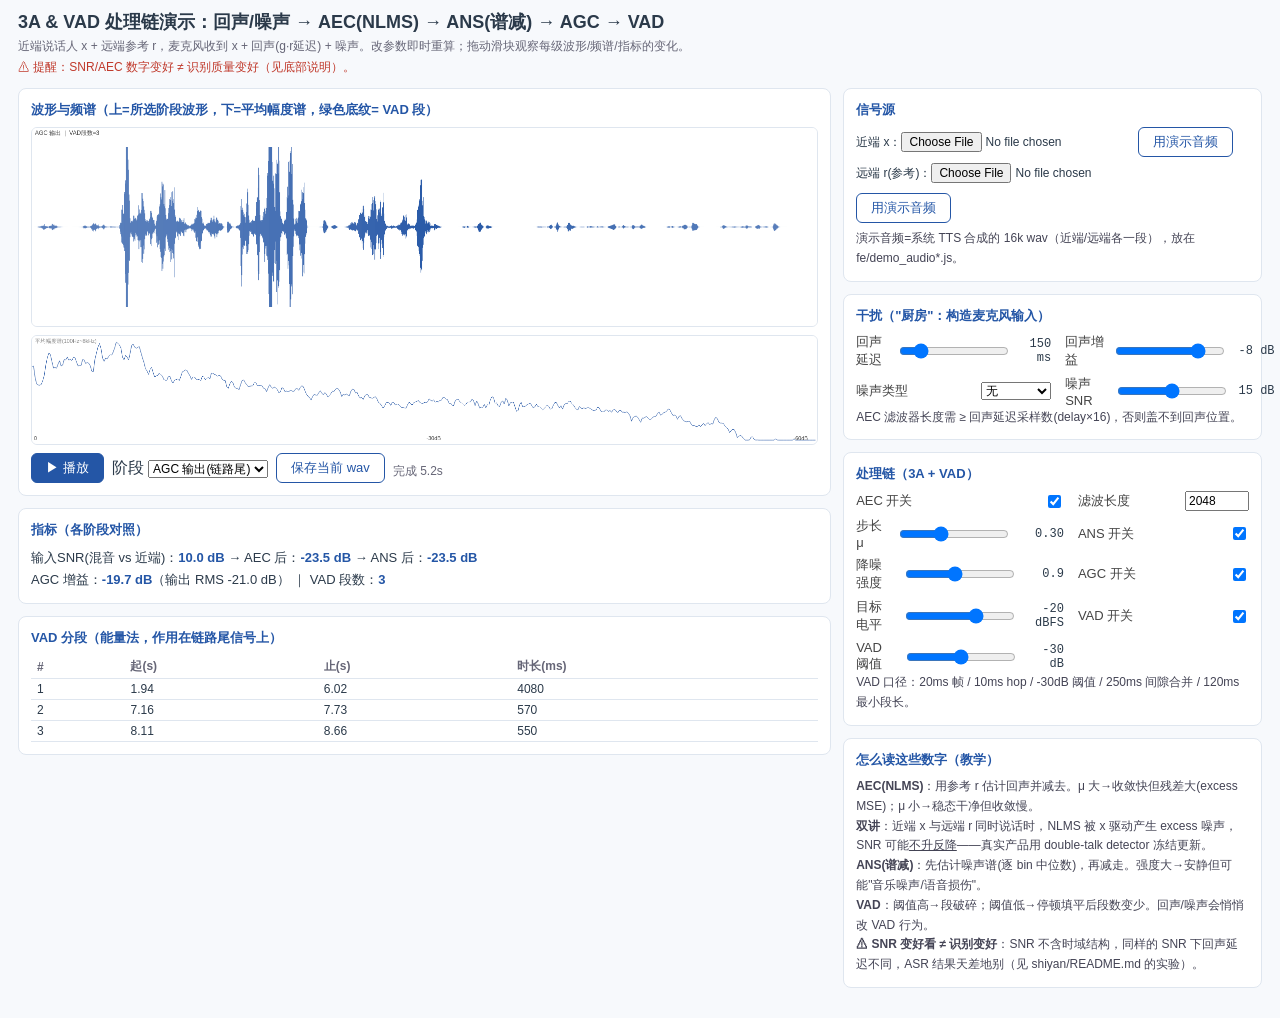
<file: not_mind/shiyan/fe/index.html>
<!DOCTYPE html>
<html lang="zh-CN">
<head>
<meta charset="UTF-8">
<title>3A &amp; VAD 处理链演示</title>
<style>
  :root { --blue:#2456a6; --ink:#2b3a4a; --bg:#f7f9fc; --panel:#fff; --line:#dfe6ef; --red:#c0392b; --green:#1e8e5a; }
  * { box-sizing:border-box; }
  body { margin:0; font-family:"Segoe UI", "Microsoft YaHei", sans-serif; background:var(--bg); color:var(--ink); }
  header { padding:10px 18px 6px; }
  h1 { font-size:18px; margin:0 0 4px; }
  .sub { font-size:12px; color:#667; }
  .warn { display:inline-block; margin-top:4px; font-size:12px; color:var(--red); }
  .layout { display:flex; gap:12px; padding:6px 18px 18px; }
  .main { flex:1 1 66%; }
  .side { flex:1 1 34%; min-width:300px; }
  .card { background:var(--panel); border:1px solid var(--line); border-radius:8px; padding:12px; margin-bottom:12px; }
  .card h2 { font-size:13px; margin:0 0 8px; color:var(--blue); }
  canvas { width:100%; display:block; background:#fff; border:1px solid var(--line); border-radius:6px; }
  #wave { height:200px; } #spec { height:110px; margin-top:8px; }
  .controls { display:flex; gap:8px; align-items:center; margin-top:8px; flex-wrap:wrap; }
  button { border:1px solid var(--blue); background:#fff; color:var(--blue); border-radius:6px; padding:5px 14px; cursor:pointer; font-size:13px; }
  button:hover { background:#eef3fb; }
  button.primary { background:var(--blue); color:#fff; }
  select, input[type=file] { font-size:12px; }
  .grid { display:grid; grid-template-columns:1fr 1fr; gap:6px 14px; }
  .row { display:flex; align-items:center; justify-content:space-between; gap:8px; font-size:13px; }
  .row span.name { color:#444; }
  input[type=range] { width:110px; }
  .val { width:52px; text-align:right; font-family:Consolas, monospace; font-size:12px; }
  input[type=number] { width:64px; font-size:12px; }
  .group { margin-top:8px; padding-top:8px; border-top:1px dashed var(--line); }
  .metrics { font-size:13px; line-height:1.7; }
  .metrics b { color:var(--blue); }
  .bad { color:var(--red); } .good { color:var(--green); }
  table { width:100%; border-collapse:collapse; font-size:12px; margin-top:6px; }
  th, td { border-bottom:1px solid var(--line); padding:3px 6px; text-align:left; }
  th { color:#667; font-weight:600; }
  #status { font-size:12px; color:#667; margin-top:6px; }
  .tip { font-size:12px; color:#445; line-height:1.65; }
  .src-row { display:flex; gap:10px; align-items:center; font-size:12px; margin-bottom:6px; flex-wrap:wrap; }
</style>
</head>
<body>
<header>
  <h1>3A &amp; VAD 处理链演示：回声/噪声 → AEC(NLMS) → ANS(谱减) → AGC → VAD</h1>
  <div class="sub">近端说话人 x + 远端参考 r，麦克风收到 x + 回声(g·r延迟) + 噪声。改参数即时重算；拖动滑块观察每级波形/频谱/指标的变化。</div>
  <span class="warn">⚠ 提醒：SNR/AEC 数字变好 ≠ 识别质量变好（见底部说明）。</span>
</header>

<div class="layout">
  <div class="main">
    <div class="card">
      <h2>波形与频谱（上=所选阶段波形，下=平均幅度谱，绿色底纹= VAD 段）</h2>
      <canvas id="wave" width="1600" height="400"></canvas>
      <canvas id="spec" width="1600" height="220"></canvas>
      <div class="controls">
        <button id="play" class="primary">▶ 播放</button>
        <label>阶段
          <select id="stage">
            <option value="near">近端 x</option>
            <option value="echo">回声 g·r(延时)</option>
            <option value="mix">麦克风输入(混音)</option>
            <option value="aec">AEC 输出</option>
            <option value="ans">ANS 输出</option>
            <option value="agc" selected>AGC 输出(链路尾)</option>
          </select>
        </label>
        <button id="download">保存当前 wav</button>
        <div id="status">就绪</div>
      </div>
    </div>
    <div class="card">
      <h2>指标（各阶段对照）</h2>
      <div class="metrics" id="metrics">等待计算…</div>
    </div>
    <div class="card">
      <h2>VAD 分段（能量法，作用在链路尾信号上）</h2>
      <table id="segtable"><thead><tr><th>#</th><th>起(s)</th><th>止(s)</th><th>时长(ms)</th></tr></thead><tbody></tbody></table>
    </div>
  </div>

  <div class="side">
    <div class="card">
      <h2>信号源</h2>
      <div class="src-row">
        <label>近端 x：<input type="file" id="fileNear" accept=".wav"></label>
        <button id="demoNear">用演示音频</button>
      </div>
      <div class="src-row">
        <label>远端 r(参考)：<input type="file" id="fileFar" accept=".wav"></label>
        <button id="demoFar">用演示音频</button>
      </div>
      <div class="tip">演示音频=系统 TTS 合成的 16k wav（近端/远端各一段），放在 fe/demo_audio*.js。</div>
    </div>

    <div class="card">
      <h2>干扰（"厨房"：构造麦克风输入）</h2>
      <div class="grid">
        <div class="row"><span class="name">回声延迟</span><input type="range" id="p_delay" min="0" max="1000" step="10" value="150"><span class="val" id="v_delay">150 ms</span></div>
        <div class="row"><span class="name">回声增益</span><input type="range" id="p_gain" min="-40" max="0" step="1" value="-8"><span class="val" id="v_gain">-8 dB</span></div>
        <div class="row"><span class="name">噪声类型</span><select id="p_noise"><option value="none">无</option><option value="white">白噪声</option><option value="pink">粉红噪声</option></select></div>
        <div class="row"><span class="name">噪声 SNR</span><input type="range" id="p_snr" min="0" max="30" step="1" value="15"><span class="val" id="v_snr">15 dB</span></div>
      </div>
      <div class="tip">AEC 滤波器长度需 ≥ 回声延迟采样数(delay×16)，否则盖不到回声位置。</div>
    </div>

    <div class="card">
      <h2>处理链（3A + VAD）</h2>
      <div class="grid">
        <div class="row"><span class="name">AEC 开关</span><input type="checkbox" id="p_aecOn" checked></div>
        <div class="row"><span class="name">滤波长度</span><input type="number" id="p_aecLen" min="256" max="4096" step="256" value="2048"></div>
        <div class="row"><span class="name">步长 μ</span><input type="range" id="p_mu" min="0.01" max="0.8" step="0.01" value="0.3"><span class="val" id="v_mu">0.30</span></div>
        <div class="row"><span class="name">ANS 开关</span><input type="checkbox" id="p_ansOn" checked></div>
        <div class="row"><span class="name">降噪强度</span><input type="range" id="p_ans" min="0" max="2" step="0.1" value="0.9"><span class="val" id="v_ans">0.9</span></div>
        <div class="row"><span class="name">AGC 开关</span><input type="checkbox" id="p_agcOn" checked></div>
        <div class="row"><span class="name">目标电平</span><input type="range" id="p_agc" min="-40" max="-10" step="1" value="-20"><span class="val" id="v_agc">-20 dBFS</span></div>
        <div class="row"><span class="name">VAD 开关</span><input type="checkbox" id="p_vadOn" checked></div>
        <div class="row"><span class="name">VAD 阈值</span><input type="range" id="p_vad" min="-45" max="-15" step="1" value="-30"><span class="val" id="v_vad">-30 dB</span></div>
      </div>
      <div class="tip">VAD 口径：20ms 帧 / 10ms hop / -30dB 阈值 / 250ms 间隙合并 / 120ms 最小段长。</div>
    </div>

    <div class="card">
      <h2>怎么读这些数字（教学）</h2>
      <div class="tip" id="teach">
        <b>AEC(NLMS)</b>：用参考 r 估计回声并减去。μ 大→收敛快但残差大(excess MSE)；μ 小→稳态干净但收敛慢。<br>
        <b>双讲</b>：近端 x 与远端 r 同时说话时，NLMS 被 x 驱动产生 excess 噪声，SNR 可能<u>不升反降</u>——真实产品用 double-talk detector 冻结更新。<br>
        <b>ANS(谱减)</b>：先估计噪声谱(逐 bin 中位数)，再减走。强度大→安静但可能"音乐噪声/语音损伤"。<br>
        <b>VAD</b>：阈值高→段破碎；阈值低→停顿填平后段数变少。回声/噪声会悄悄改 VAD 行为。<br>
        <b>⚠ SNR 变好看 ≠ 识别变好</b>：SNR 不含时域结构，同样的 SNR 下回声延迟不同，ASR 结果天差地别（见 shiyan/README.md 的实验）。
      </div>
    </div>
  </div>
</div>

<script src="dsp.js"></script>
<script src="demo_audio.js"></script>
<script src="demo_audio_far.js"></script>
<script>
"use strict";
const $ = id => document.getElementById(id);
const SR = DSP.SR;
let audioCtx = null;
let nearX = null, farR = null;           // Float32Array（近端/远端）
let result = null, lastParams = null;
let computing = false, pending = false;

// ---------- 音频解码 ----------
function decodeB64(b64, cb) {
  const bin = atob(b64), u8 = new Uint8Array(bin.length);
  for (let i = 0; i < bin.length; i++) u8[i] = bin.charCodeAt(i);
  if (!audioCtx) audioCtx = new (window.AudioContext || window.webkitAudioContext)({ sampleRate: SR });
  audioCtx.decodeAudioData(u8.buffer.slice(0)).then(buf => cb(buf.getChannelData(0).slice())).catch(e => setStatus("解码失败: " + e));
}
function loadFile(input, cb) {
  const f = input.files[0];
  if (!f) return;
  if (!audioCtx) audioCtx = new (window.AudioContext || window.webkitAudioContext)({ sampleRate: SR });
  f.arrayBuffer().then(ab => audioCtx.decodeAudioData(ab)).then(buf => cb(buf.getChannelData(0).slice())).catch(e => setStatus("解码失败: " + e));
}
$("demoNear").onclick = () => decodeB64(window.DEMO_AUDIO_B64, b => { nearX = b; setStatus("近端：演示音频 " + (b.length / SR).toFixed(1) + "s"); schedule(); });
$("demoFar").onclick = () => decodeB64(window.DEMO_FAR_B64, b => { farR = b; setStatus("远端：演示音频 " + (b.length / SR).toFixed(1) + "s"); schedule(); });
$("fileNear").onchange = e => loadFile(e.target, b => { nearX = b; setStatus("近端：文件 " + (b.length / SR).toFixed(1) + "s"); schedule(); });
$("fileFar").onchange = e => loadFile(e.target, b => { farR = b; setStatus("远端：文件 " + (b.length / SR).toFixed(1) + "s"); schedule(); });

// ---------- 参数 ----------
function params() {
  return {
    delayMs: +$("p_delay").value, gainDb: +$("p_gain").value,
    noiseKind: $("p_noise").value, noiseSnrDb: +$("p_snr").value,
    aecOn: $("p_aecOn").checked, aecLen: +$("p_aecLen").value, aecMu: +$("p_mu").value,
    ansOn: $("p_ansOn").checked, ansStrength: +$("p_ans").value,
    agcOn: $("p_agcOn").checked, agcTarget: +$("p_agc").value,
    vadOn: $("p_vadOn").checked, vadThr: +$("p_vad").value,
  };
}
function bindRange(id, vid, fmt) {
  $(id).oninput = () => { $(vid).textContent = fmt($(id).value); schedule(); };
  $(id).onchange = () => schedule();
}
bindRange("p_delay", "v_delay", v => v + " ms");
bindRange("p_gain", "v_gain", v => v + " dB");
bindRange("p_snr", "v_snr", v => v + " dB");
bindRange("p_mu", "v_mu", v => (+v).toFixed(2));
bindRange("p_ans", "v_ans", v => (+v).toFixed(1));
bindRange("p_agc", "v_agc", v => v + " dBFS");
bindRange("p_vad", "v_vad", v => v + " dB");
$("p_noise").onchange = schedule;
["p_aecOn", "p_ansOn", "p_agcOn", "p_vadOn"].forEach(id => $(id).onchange = schedule);
$("p_aecLen").onchange = schedule;

// ---------- 计算 ----------
let timer = null;
function schedule() {
  if (!nearX || !farR) return;
  clearTimeout(timer);
  timer = setTimeout(compute, 400);
}
function compute() {
  if (computing) { pending = true; return; }
  computing = true; setStatus("计算中…");
  lastParams = params();
  setTimeout(() => {
    const t0 = performance.now();
    try {
      result = DSP.computeAll(nearX, farR, lastParams);
      renderAll();
      setStatus(`完成 ${((performance.now() - t0) / 1000).toFixed(1)}s`);
    } catch (e) { setStatus("出错: " + e.message); }
    computing = false;
    if (pending) { pending = false; schedule(); }
  }, 30);
}

// ---------- 渲染 ----------
function setStatus(s) { $("status").textContent = s; }

function drawWave(canvas, sig, segs, label) {
  const ctx = canvas.getContext("2d"); const W = canvas.width, H = canvas.height;
  ctx.clearRect(0, 0, W, H);
  ctx.fillStyle = "#fff"; ctx.fillRect(0, 0, W, H);
  // VAD 段底纹
  if (segs && segs.length) {
    ctx.fillStyle = "rgba(30,142,90,0.14)";
    for (const [s, e] of segs) ctx.fillRect(s / sig.length * W, 0, (e - s) / sig.length * W, H);
  }
  // 包络 min/max
  const n = sig.length, bins = 1600, step = Math.max(1, n / bins | 0), m = n - n % step;
  ctx.strokeStyle = "#2456a6"; ctx.lineWidth = 1; ctx.beginPath();
  const mid = H / 2, amp = H / 2 - 38;
  for (let i = 0; i < m; i += step) {
    let lo = 1e9, hi = -1e9;
    for (let j = i; j < i + step; j += 4) { const v = sig[j]; if (v < lo) lo = v; if (v > hi) hi = v; }
    const x = i / n * W;
    ctx.moveTo(x, mid - lo * amp); ctx.lineTo(x, mid - hi * amp);
  }
  ctx.stroke();
  ctx.fillStyle = "#444"; ctx.font = "12px sans-serif";
  ctx.fillText(label + (segs ? "  |  VAD段数=" + segs.length : ""), 6, 14);
}

function drawSpec(canvas, sig) {
  const ctx = canvas.getContext("2d"); const W = canvas.width, H = canvas.height;
  ctx.fillStyle = "#fff"; ctx.fillRect(0, 0, W, H);
  const spec = DSP.avgSpectrum(sig, 1024);
  const n = spec.length;
  let mx = 1e-9; for (let i = 0; i < n; i++) mx = Math.max(mx, spec[i]);
  ctx.strokeStyle = "#2456a6"; ctx.lineWidth = 1; ctx.beginPath();
  for (let i = 0; i < n; i++) {
    const db = 20 * Math.log10(spec[i] / mx + 1e-9); // 0..-60
    const y = H - 8 - Math.max(0, (db + 60) / 60) * (H - 20);
    i ? ctx.lineTo(i / n * W, y) : ctx.moveTo(i / n * W, y);
  }
  ctx.stroke();
  ctx.fillStyle = "#444"; ctx.font = "11px sans-serif";
  ctx.fillText("0", 4, H - 8); ctx.fillText("-30dB", W / 2 + 4, H - 8);
  ctx.fillText("-60dB", W - 48, H - 8);
  ctx.fillStyle = "#888"; ctx.font = "11px sans-serif";
  ctx.fillText("平均幅度谱(100Hz~8kHz)", 6, 14);
}

function stageSig(name) {
  if (!result) return null;
  if (name === "near") return nearX;
  if (name === "echo") return result.echo;
  return result[name];
}
function renderAll() {
  const stage = $("stage").value;
  const sig = stageSig(stage);
  if (!sig) return;
  drawWave($("wave"), sig, stage === "agc" || stage === "ans" || stage === "aec" ? result.segments : null, stageName(stage));
  drawSpec($("spec"), sig);
  renderMetrics();
  renderSegs();
  selfCheck();
}
function selfCheck() {
  const c = $("wave"), d = c.getContext("2d").getImageData(0, 0, c.width, c.height).data;
  let nz = 0, total = 0;
  for (let i = 0; i < d.length; i += 16) { total++; const a = d[i + 3]; if (a > 0 && (d[i] < 230 || d[i + 1] < 230 || d[i + 2] < 230)) nz++; }
  document.title = `SELFTEST wave=${(nz / total * 100).toFixed(1)}% segs=${result ? result.segments.length : -1} snrMix=${result ? result.metrics.snrMix.toFixed(1) : -1}`;
}
function stageName(s) { return { near: "近端 x", echo: "回声", mix: "麦克风输入", aec: "AEC 输出", ans: "ANS 输出", agc: "AGC 输出" }[s]; }
function renderMetrics() {
  const m = result.metrics;
  const f = v => v == null ? "—" : (isFinite(v) ? v.toFixed(1) + " dB" : "∞");
  const cls = (a, b) => (b > a + 1 ? "good" : b < a - 1 ? "bad" : "");
  $("metrics").innerHTML = `
    输入SNR(混音 vs 近端)：<b>${f(m.snrMix)}</b>
    → AEC 后：<span class="${cls(m.snrMix, m.snrAec)}"><b>${f(m.snrAec)}</b></span>
    → ANS 后：<span class="${cls(m.snrAec, m.snrAns)}"><b>${f(m.snrAns)}</b></span><br>
    AGC 增益：<b>${(20 * Math.log10(m.agcGain)).toFixed(1)} dB</b>（输出 RMS ${f(m.rmsAgc)}） ｜ VAD 段数：<b>${m.vadSegs}</b>`;
}
function renderSegs() {
  const tb = $("segtable").querySelector("tbody");
  tb.innerHTML = result.segments.map(([s, e], i) =>
    `<tr><td>${i + 1}</td><td>${s.toFixed(2)}</td><td>${e.toFixed(2)}</td><td>${((e - s) * 1000).toFixed(0)}</td></tr>`).join("") || "<tr><td colspan=4>无语音段</td></tr>";
}

// ---------- 播放 ----------
let playing = false;
$("play").onclick = () => {
  if (!result) return;
  const sig = stageSig($("stage").value);
  if (!sig) return;
  if (!audioCtx) audioCtx = new (window.AudioContext || window.webkitAudioContext)();
  const buf = audioCtx.createBuffer(1, sig.length, SR);
  buf.getChannelData(0).set(sig);
  const src = audioCtx.createBufferSource();
  src.buffer = buf; src.connect(audioCtx.destination);
  src.onended = () => { $("play").textContent = "▶ 播放"; playing = false; };
  src.start();
  $("play").textContent = "■ 停止"; playing = true;
};
$("stage").onchange = () => { renderAll(); };

// ---------- 下载 ----------
$("download").onclick = () => {
  const sig = stageSig($("stage").value);
  if (!sig) return;
  const n = sig.length, u8 = new Uint8Array(44 + n * 2), dv = new DataView(u8.buffer);
  const W = (o, s) => { for (let i = 0; i < s.length; i++) u8[o + i] = s.charCodeAt(i); };
  W(0, "RIFF"); dv.setUint32(4, 36 + n * 2, true); W(8, "WAVE"); W(12, "fmt ");
  dv.setUint32(16, 16, true); dv.setUint16(20, 1, true); dv.setUint16(22, 1, true);
  dv.setUint32(24, SR, true); dv.setUint32(28, SR * 2, true); dv.setUint16(32, 2, true); dv.setUint16(34, 16, true);
  W(36, "data"); dv.setUint32(40, n * 2, true);
  for (let i = 0; i < n; i++) dv.setInt16(44 + i * 2, Math.max(-1, Math.min(1, sig[i])) * 32767, true);
  const a = document.createElement("a");
  a.href = URL.createObjectURL(new Blob([u8], { type: "audio/wav" }));
  a.download = `${$("stage").value}_${(SR / 1000)}k.wav`; a.click();
};

// ---------- 启动 ----------
window.addEventListener("load", () => {
  decodeB64(window.DEMO_AUDIO_B64, b => { nearX = b; decodeB64(window.DEMO_FAR_B64, r => { farR = r; setStatus(`演示音频就绪：近端 ${nearX.length / SR | 0}s / 远端 ${farR.length / SR | 0}s`); schedule(); }); });
});
</script>
</body>
</html>
</file>
